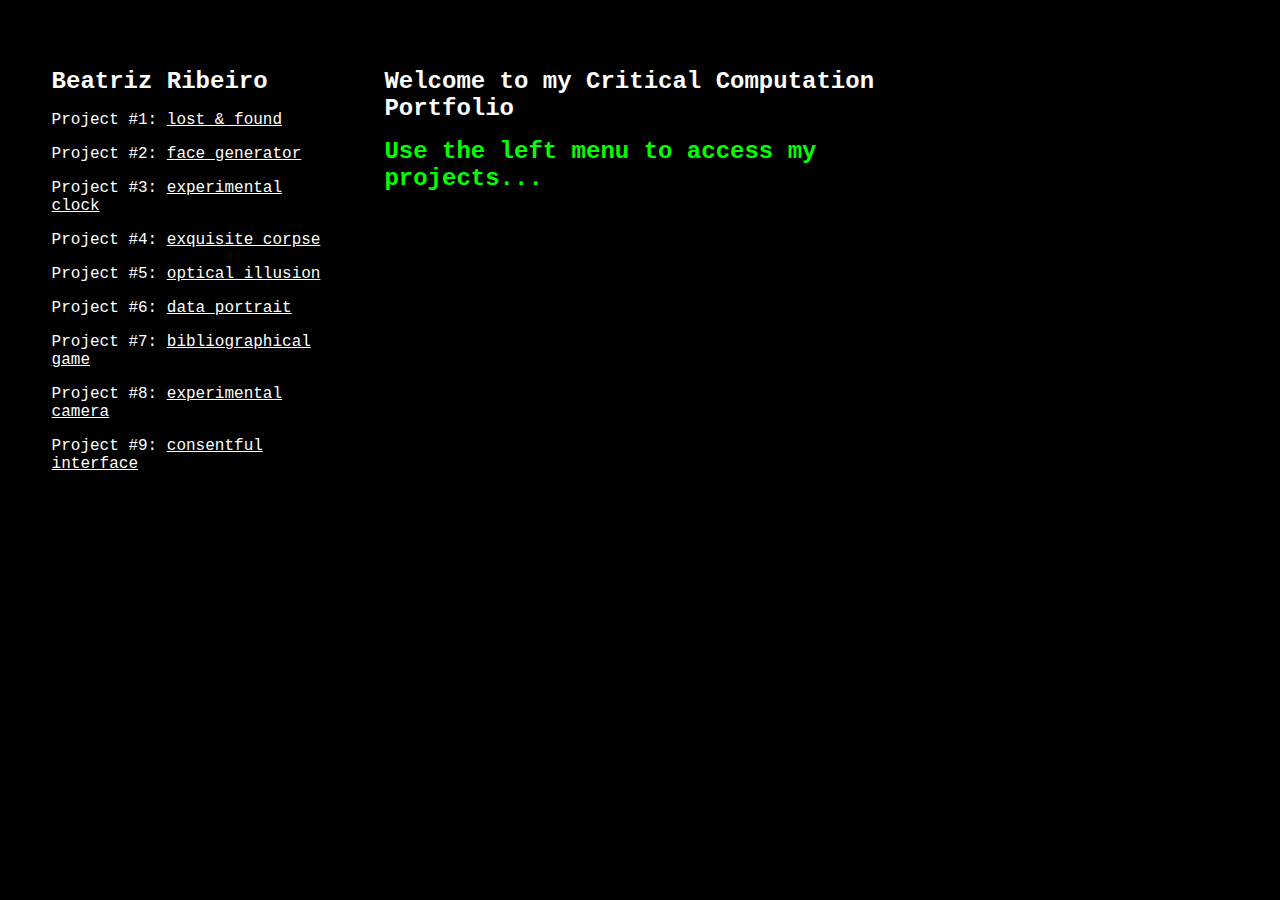
<file: index.html>
<!DOCTYPE html>
<html lang="en">
  <head>
    <title>b3a | CC Portfolio</title>
    <meta charset="utf-8" />
    <meta http-equiv="X-UA-Compatible" content="IE=edge" />
    <meta name="viewport" content="width=device-width, initial-scale=1" />

    <!-- import the webpage's stylesheet -->
    <link rel="stylesheet" href="style.css" />

    <!-- import the webpage's javascript file -->
    <script src="/script.js" defer></script>
    <script src="https://ajax.googleapis.com/ajax/libs/jquery/2.1.3/jquery.min.js"></script>
    <script>
      $(function() {
        $("#nav").load("nav.html");
      });
    </script>
  </head>
  <body>
    <!-- navigation menu -->
    <div id="nav"></div>

    <!-- main content -->
    <div class="content">
      <h1>Welcome to my Critical Computation Portfolio</h1>
      <h2 class="special-h2">
        Use the left menu to access my projects...
        <ul></ul>
      </h2>
    </div>
  </body>
</html>
</file>
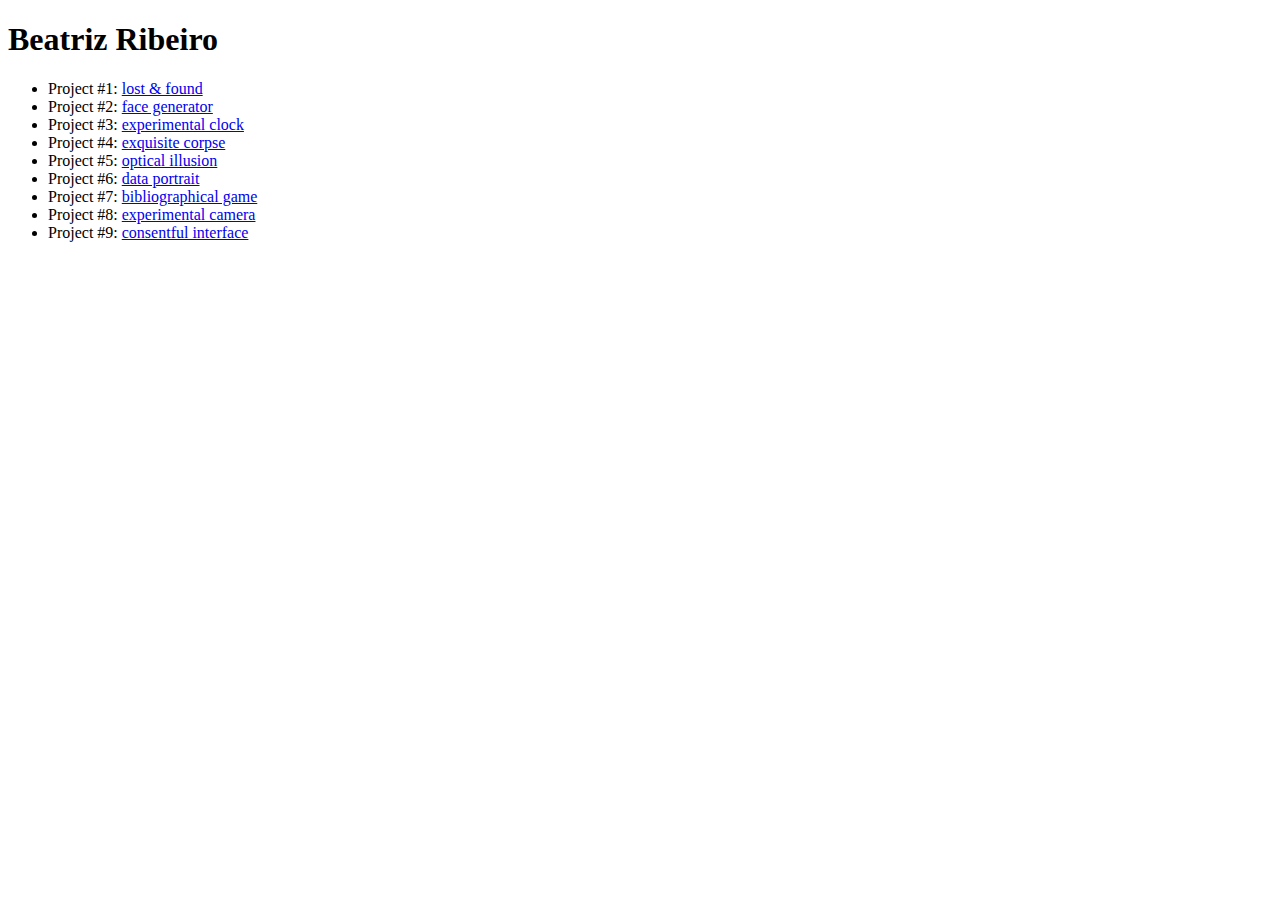
<file: nav.html>
<!DOCTYPE html>
<html lang="en">
  <head>
    <div class="nav">
      <h1>Beatriz Ribeiro</h1>
      <ul>
        <li>Project #1: <a href="p1.html"> lost & found </a></li>
        <li>Project #2: <a href="p2.html"> face generator </a></li>
        <li>Project #3: <a href="p3.html"> experimental clock </a></li>
        <li>Project #4: <a href="p4.html"> exquisite corpse </a></li>
        <li>Project #5: <a href="p5.html"> optical illusion</a></li>
        <li>Project #6: <a href="p6.html"> data portrait </a></li>
        <li>Project #7: <a href="p7.html"> bibliographical game </a></li>
        <li>Project #8: <a href="p8.html"> experimental camera </a></li>
        <li>Project #9: <a href="p9.html"> consentful interface </a></li>
      </ul>
    </div>
  </head>
</html>
</file>
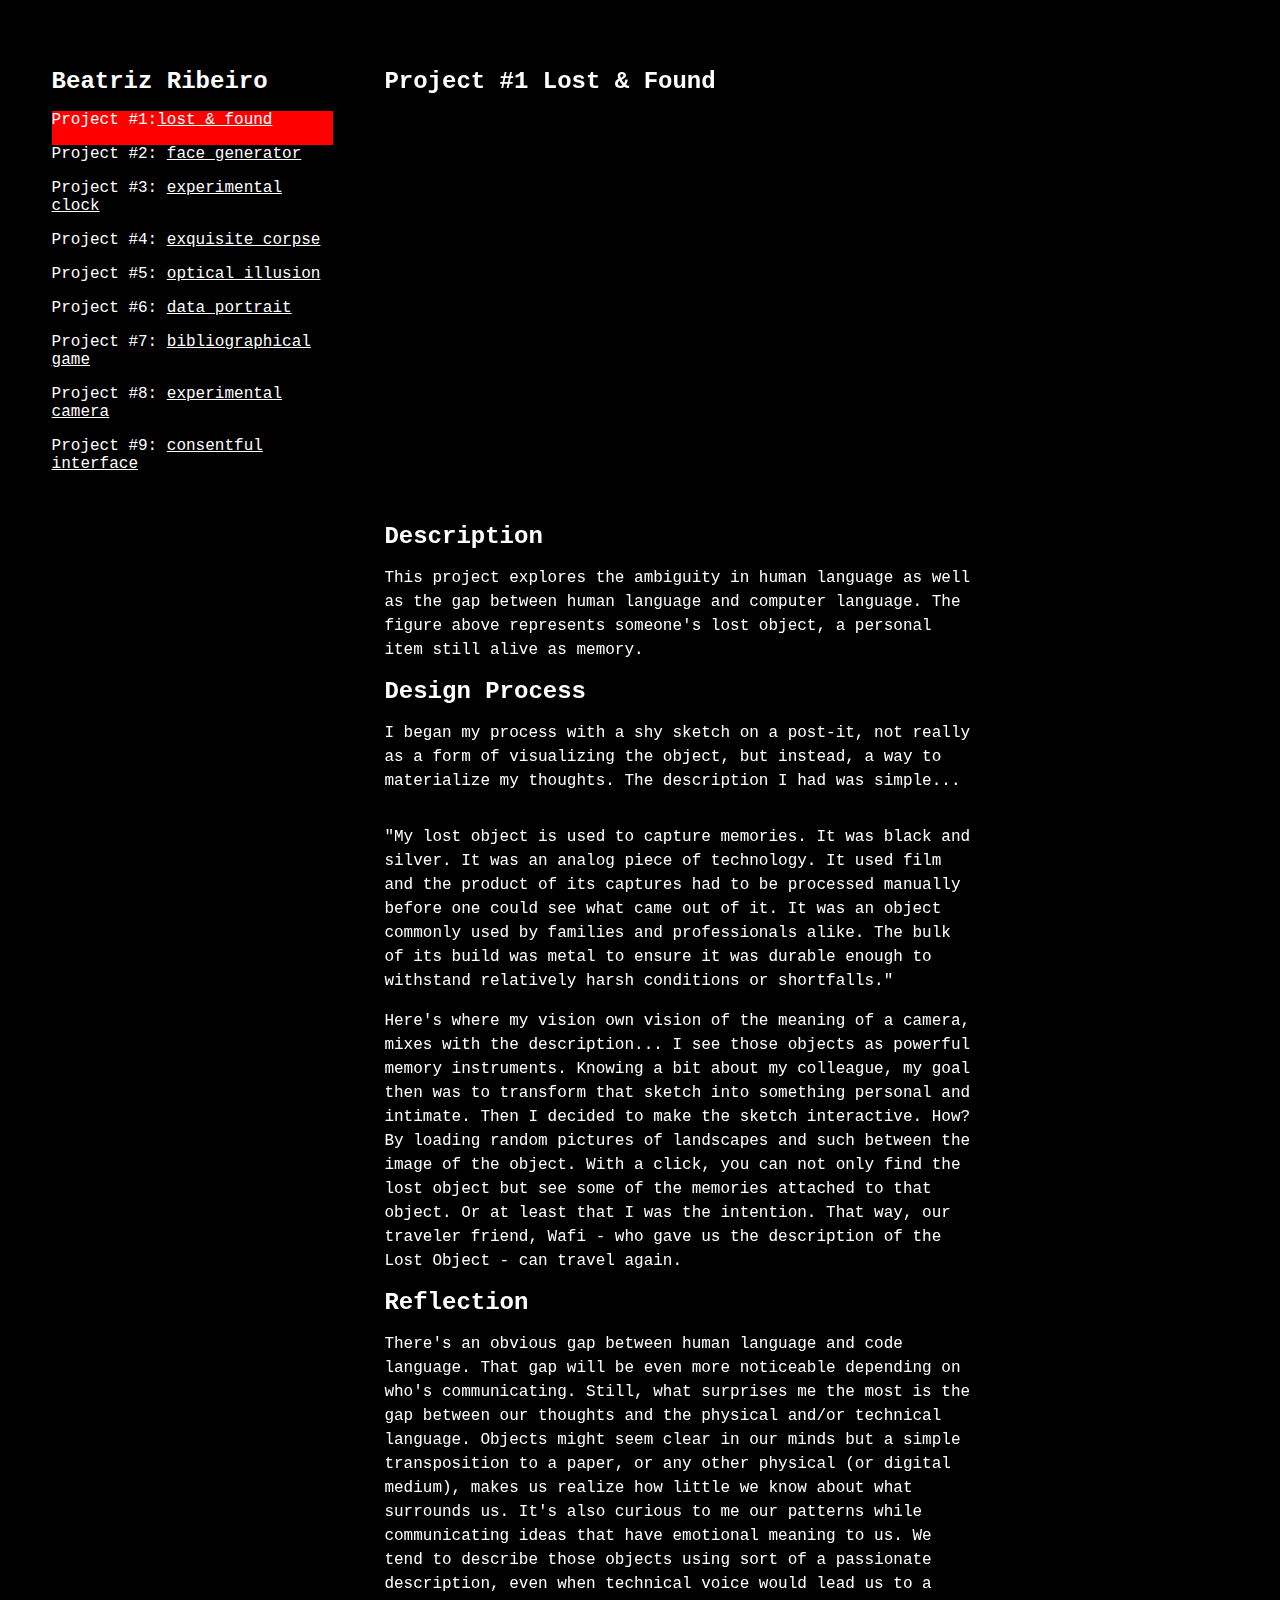
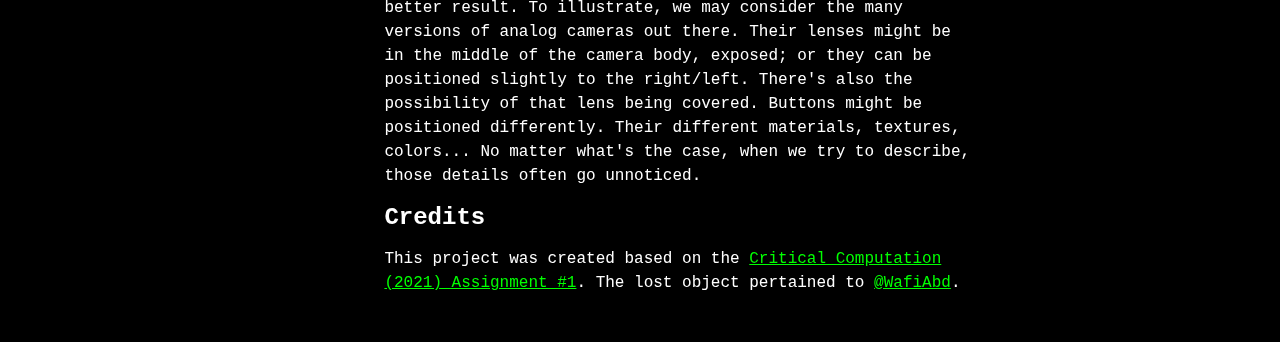
<file: p1.html>
<!DOCTYPE html>
<html lang="en">
  <head>
    <title>b3a | CC Portfolio</title>
    <meta charset="utf-8" />
    <meta http-equiv="X-UA-Compatible" content="IE=edge" />
    <meta name="viewport" content="width=device-width, initial-scale=1" />
    <link rel="stylesheet" href="style.css" />
    <script src="/script.js" defer></script>
  </head>

  <body>
    <div class="nav">
      <h1>Beatriz Ribeiro</h1>
      <ul>
        <li class="red">Project #1: <a href="p1.html"> lost & found </a></li>
        <li>Project #2: <a href="p2.html"> face generator </a></li>
        <li>Project #3: <a href="p3.html"> experimental clock </a></li>
        <li>Project #4: <a href="p4.html"> exquisite corpse </a></li>
        <li>Project #5: <a href="p5.html"> optical illusion</a></li>
        <li>Project #6: <a href="p6.html"> data portrait </a></li>
        <li>Project #7: <a href="p7.html"> bibliographical game </a></li>
        <li>Project #8: <a href="p8.html"> experimental camera </a></li>
        <li>Project #9: <a href="p9.html"> consentful interface </a></li>
      </ul>
    </div>

    <div class="content">
      <h1>Project #1 Lost & Found</h1>
      <div class="fullwidth">
        <iframe
          width="400px"
          height="400px"
          src="https://preview.p5js.org/b3aribeiro/embed/Ig1DY89Ue"
        ></iframe>
      </div>

      <h1>Description</h1>
      <p>
        This project explores the ambiguity in human language as well as the gap
        between human language and computer language. The figure above
        represents someone's lost object, a personal item still alive as memory.
      </p>

      <h1>Design Process</h1>
      <p>
        I began my process with a shy sketch on a post-it, not really as a form
        of visualizing the object, but instead, a way to materialize my
        thoughts. The description I had was simple...
      </p>
      <div class="fullwidth">
        <p>
          "My lost object is used to capture memories. It was black and silver.
          It was an analog piece of technology. It used film and the product of
          its captures had to be processed manually before one could see what
          came out of it. It was an object commonly used by families and
          professionals alike. The bulk of its build was metal to ensure it was
          durable enough to withstand relatively harsh conditions or
          shortfalls."
        </p>
      </div>
      <p>
        Here's where my vision own vision of the meaning of a camera, mixes with
        the description... I see those objects as powerful memory instruments.
        Knowing a bit about my colleague, my goal then was to transform that
        sketch into something personal and intimate. Then I decided to make the
        sketch interactive. How? By loading random pictures of landscapes and
        such between the image of the object. With a click, you can not only
        find the lost object but see some of the memories attached to that
        object. Or at least that I was the intention. That way, our traveler
        friend, Wafi - who gave us the description of the Lost Object - can
        travel again.
      </p>

      <h1>Reflection</h1>
      <p>
        There's an obvious gap between human language and code language. That
        gap will be even more noticeable depending on who's communicating.
        Still, what surprises me the most is the gap between our thoughts and
        the physical and/or technical language. Objects might seem clear in our
        minds but a simple transposition to a paper, or any other physical (or
        digital medium), makes us realize how little we know about what
        surrounds us. It's also curious to me our patterns while communicating
        ideas that have emotional meaning to us. We tend to describe those
        objects using sort of a passionate description, even when technical
        voice would lead us to a better result. To illustrate, we may consider
        the many versions of analog cameras out there. Their lenses might be in
        the middle of the camera body, exposed; or they can be positioned
        slightly to the right/left. There's also the possibility of that lens
        being covered. Buttons might be positioned differently. Their different
        materials, textures, colors... No matter what's the case, when we try to
        describe, those details often go unnoticed.
      </p>

      <h1>Credits</h1>
      <p>
        This project was created based on the
        <a href="https://parsonsdt.github.io/critical-computation-2021/assignment/1.html">
          Critical Computation (2021) Assignment #1</a>. The lost object pertained to
        <a href="https://glitch.com/~wafi-abd">@WafiAbd</a>.
      </p>
    </div>
  </body>
</html>
</file>
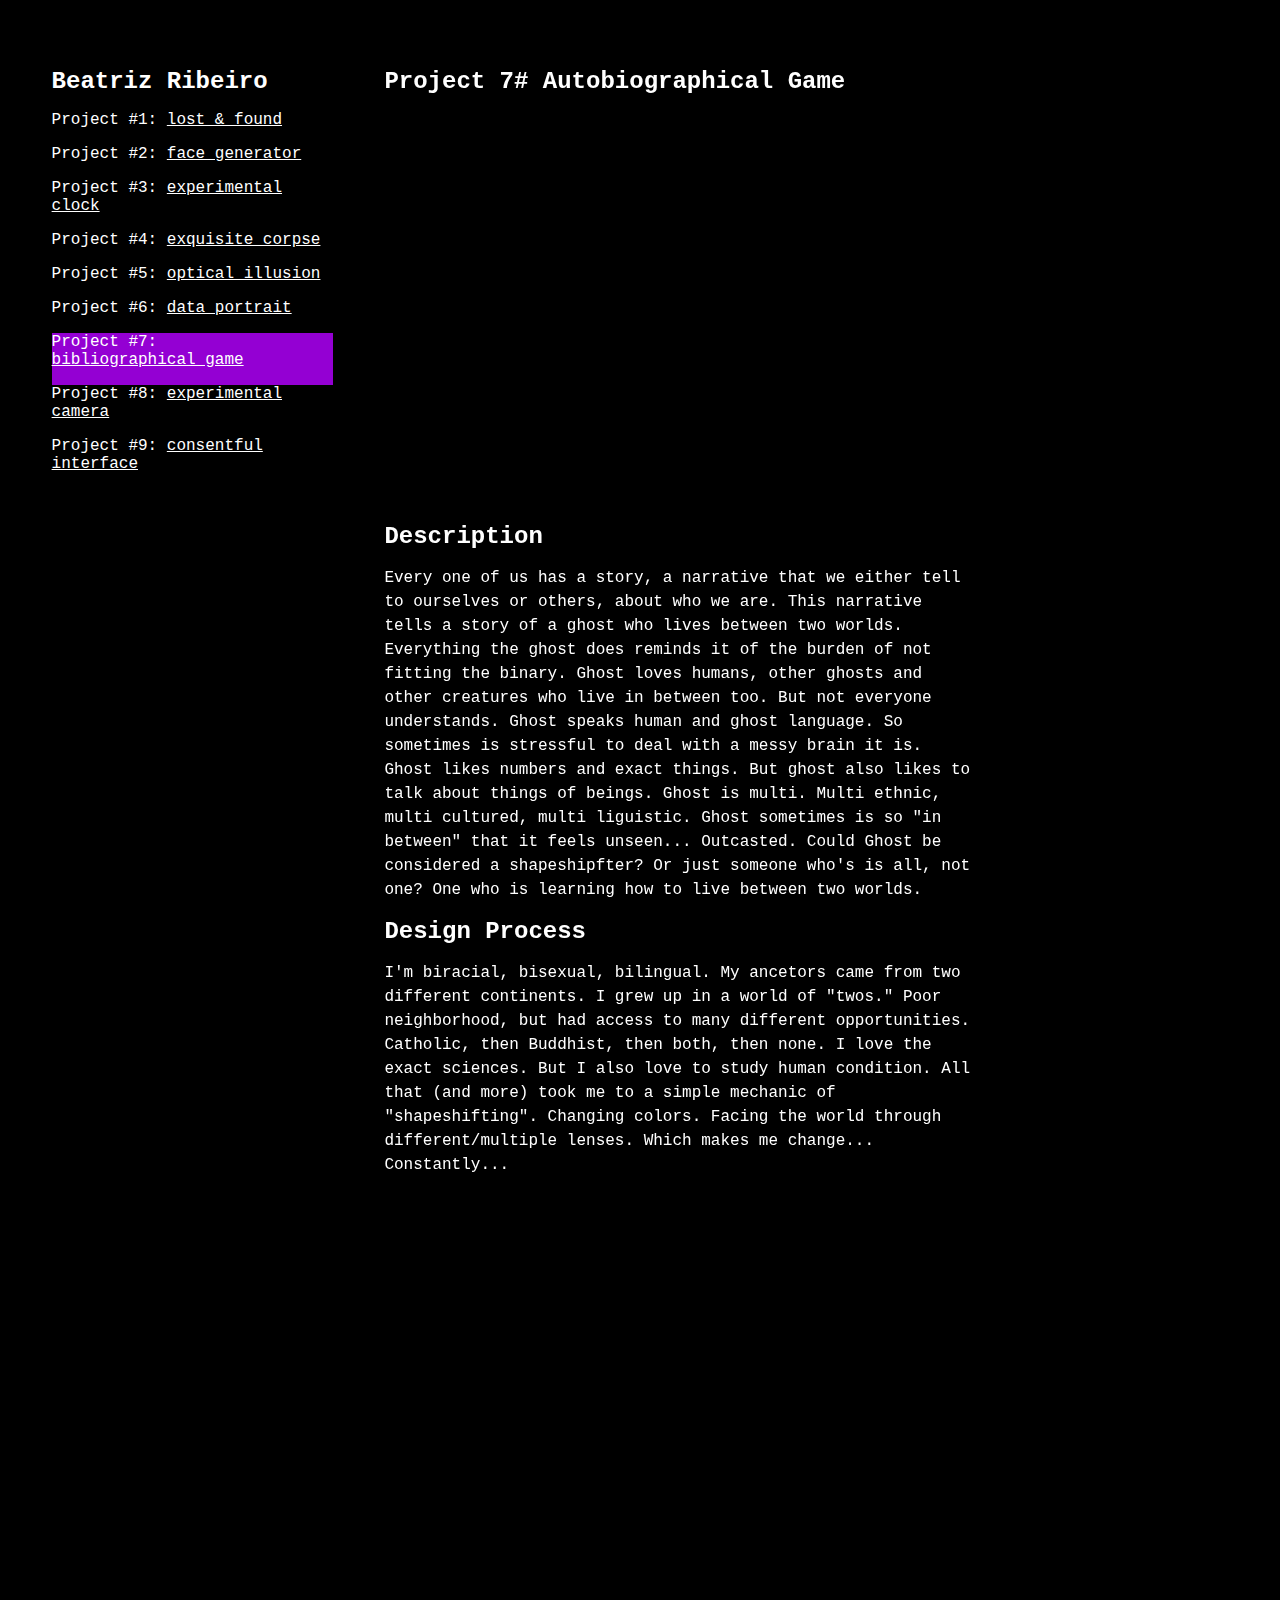
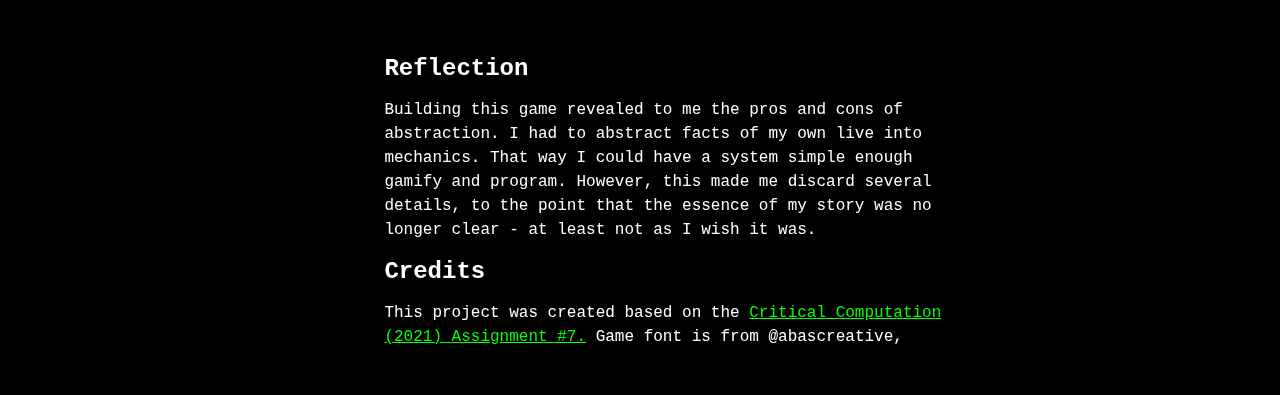
<file: p7.html>
<!DOCTYPE html>
<html lang="en">
  <head>
    <title>b3a | CC Portfolio</title>
    <meta charset="utf-8" />
    <meta http-equiv="X-UA-Compatible" content="IE=edge" />
    <meta name="viewport" content="width=device-width, initial-scale=1" />

    <!-- import the webpage's stylesheet -->
    <link rel="stylesheet" href="style.css" />
    <!-- import the webpage's javascript file -->
    <script src="/script.js" defer></script>
  </head>

  <body>
    <!-- navigation menu -->
    <div class="nav">
      <h1>Beatriz Ribeiro</h1>
      <ul>
        <li>Project #1: <a href="p1.html"> lost & found </a></li>
        <li>Project #2: <a href="p2.html"> face generator </a></li>
        <li>Project #3: <a href="p3.html"> experimental clock </a></li>
        <li>Project #4: <a href="p4.html"> exquisite corpse </a></li>
        <li>Project #5: <a href="p5.html"> optical illusion </a></li>
        <li>Project #6: <a href="p6.html"> data portrait </a></li>
        <li class="violet"> Project #7: <a href="p7.html"> bibliographical game </a></li>
        <li>Project #8: <a href="p8.html"> experimental camera </a></li>
        <li>Project #9: <a href="p9.html"> consentful interface </a></li>
      </ul>
    </div>

    <div class="content">
      <h1>Project 7# Autobiographical Game</h1>

      <div class="fullwidth">
        <iframe
          width="600px"
          height="400px"
          src="https://preview.p5js.org/b3aribeiro/embed/V5gPsmn6L"
        ></iframe>
      </div>

      <h1>Description</h1>

      <p>
        Every one of us has a story, a narrative that we either tell to
        ourselves or others, about who we are. This narrative tells a story of a
        ghost who lives between two worlds. Everything the ghost does reminds it
        of the burden of not fitting the binary. Ghost loves humans, other
        ghosts and other creatures who live in between too. But not everyone
        understands. Ghost speaks human and ghost language. So sometimes is
        stressful to deal with a messy brain it is. Ghost likes numbers and
        exact things. But ghost also likes to talk about things of beings. Ghost
        is multi. Multi ethnic, multi cultured, multi liguistic. Ghost sometimes
        is so "in between" that it feels unseen... Outcasted. Could Ghost be
        considered a shapeshipfter? Or just someone who's is all, not one? One
        who is learning how to live between two worlds.
      </p>

      <h1>Design Process</h1>
      <p>
        I'm biracial, bisexual, bilingual. My ancetors came from two different
        continents. I grew up in a world of "twos." Poor neighborhood, but had
        access to many different opportunities. Catholic, then Buddhist, then
        both, then none. I love the exact sciences. But I also love to study
        human condition. All that (and more) took me to a simple mechanic of
        "shapeshifting". Changing colors. Facing the world through
        different/multiple lenses. Which makes me change... Constantly...
      </p>

      <div class="fullwidth">
        <!--<img width="10px" height="10px"
          src="/"/>-->
        <iframe
          style="border: 1px solid rgba(0, 0, 0, 0.1);"
          width="800"
          height="450"
          src="https://www.figma.com/embed?embed_host=share&url=https%3A%2F%2Fwww.figma.com%2Fproto%2FYmIWTwQD0rszfTNsgE8OLp%2FCCGame%3Fpage-id%3D0%253A1%26node-id%3D15%253A136%26viewport%3D241%252C48%252C0.11%26scaling%3Dmin-zoom"
          allowfullscreen
        ></iframe>
      </div>
      <p></p>

      <h1>Reflection</h1>
      <p>
        Building this game revealed to me the pros and cons of abstraction. I
        had to abstract facts of my own live into mechanics. That way I could
        have a system simple enough gamify and program. However, this made me
        discard several details, to the point that the essence of my story was
        no longer clear - at least not as I wish it was.
      </p>

      <h1>Credits</h1>

      <p>
        This project was created based on the
        <a href="https://parsonsdt.github.io/critical-computation-2021/assignment/7.html">
          Critical Computation (2021) Assignment #7.</a>
        Game font is from @abascreative,
        <!--while the assets were made by dear friend, <a href="ttps://camilaxiao.wordpress.com/">
        Camila "Xiao" Canuto</a>. Go check her work, she's amazing! -->
      </p>
    </div>
  </body>
</html>
</file>
<file: style.css>
/* CSS files add styling rules to your content */
* {
  box-sizing: border-box;
  margin: 15;
  cursor: crosshair;
  color: white;
}

body {
  font-family: monospace;
  margin: 2em;
  width: 100%;
  height: 100%;
  background: black;
}

h1 {
  color: #373fff;
  font-size: 18pt;
  color: white;
}
.special-h2{
  margin-top:0;
}
h2 {
  font-size: 18pt;
  color: #00ff00;
/*   margin-top:0; */
}

button {
  font-family: "Inconsolata", monospace;
  background-color: black;
  border: none;
  color: white;
  padding: 10px 10px;
  width: 100%;
  /*   text-align: center; */
  text-decoration: none;
  display: inline-block;
  font-size: 16px;
  margin: 30px 2px;
  cursor: pointer;
}

p {
  font-size: 12pt;
  line-height: 18pt;
  color: white;
}

p a {
  color: #00ff00;
}

#break::before{
    content: "\a";
    white-space: pre;
}

.left {
  width: 15%;
  padding: 1% 1% 1% 0;
  float: left;
  display: inline-block;
  /*   background-color: red; */
}

.center {
  width: 15%;
  padding: 1%;
  float: left;
  display: inline-block;
}

.right {
  width: 60%;
  padding: 1%;
  float: left;
  display: inline-block;
}

.nav {
  padding: 2%;
  width: 26%;
  height: 100%;
  display: inline-block;
  float: left;
  /*     background-color:red; */
}

.content {
  padding: 2%;
  width: 50%;
  display: inline-block;
  float: left;
  /*   background-color:yellow; */
}

ul {
  margin: 0;
  padding: 0;
  color: white;  /* pj nb */
}

li {
  font-size: 12pt;
  list-style-type: none;
  padding-bottom: 1em;
}

li.bullet {
  list-style-type: "- ";
  margin: 1%;
  padding: 0;
  color: white;
}

li.bullet a {
  color: blue;
}

li a {
  color: white; /* pj nm */
  /*   text-decoration: none; */
}

iframe {
  margin: 0;
  padding: 0;
  border: none;
  width: 100%;
  /*   height: 400px; */
  display: inline-block;
  float: left;
  margin-bottom: 2%;
}

.full-width-box {
  width: 100%;
  margin-bottom: 2%;
  display: inline-block;
  float: left;
}

img {
  height: 400px;
  display: inline-block;
  float: left;
  margin-bottom: 2%;
  margin-right: 2%;
}

body .gist .gist-file {
  margin-bottom: 0;
  border: 1px dashed #adb5bd;
  border-radius: 0;
}

body .gist .gist-data {
  border-bottom: none;
  border-radius: 0;
  background-color: #f1f3f5;
}

body .gist .blob-wrapper {
  border-radius: 0;
}

body .gist .highlight {
  background-color: transparent;
  font-family: "Droid Sans Mono", monospace;
  font-size: 14px;
}

body .gist .highlight td {
  padding: 5px 15px !important;
  line-height: 1;
  font-family: inherit;
  font-size: inherit;
}

body .gist tr:first-child td {
  padding-top: 15px !important;
}

body .gist tr:last-child td {
  padding-bottom: 15px !important;
}

body .gist .blob-num {
  color: #ced4da;
  background-color: #495057;
  pointer-events: none;
}

body .gist .gist-meta {
  display: none;
}

.nav-link {
  font-size: 18px;
  line-height: 27px;
  cursor: pointer;
}
.nav-link a,
.nav-link a:visited {
  color: white;
  text-decoration: none;
}

#toggle {
  display: none;
}

@media only screen and (max-width: 600px) {
  body {
    font-family: "Inconsolata", monospace;
    margin: 1%;
    width: 98%;
    height: 100%;
  }
  .nav {
    width: 100%;
  }
  .content {
    width: 100%;
    float: left;
  }

  img {
    width: 100%;
    height: auto;
  }
}

.myBox {
  /*   background: red; */

  padding-left: 10px;
  padding-right: 10px;
  padding-top: 10px;
  padding-bottom: 10px;

  margin-left: 10px;
  margin-right: 10px;
  margin-top: 10px;
  margin-bottom: 10px;

  border: 1px solid black;
}

.fullwidth {
  width: 100%;
  float: left;
}

.red {
  display: flex;
  flex-wrap: wrap;
  background-color: #FF0000;
}

.orange {
  display: flex;
  flex-wrap: wrap;
  background-color: #FF7F00;
}

.yellow {
  display: flex;
  flex-wrap: wrap;
  background-color: #FFFF00;
}

.green {
  display: flex;
  flex-wrap: wrap;
  background-color: #00FF00;
}

.blue {
  display: flex;
  flex-wrap: wrap;
  background-color: #0000FF;
}

.indigo {
  display: flex;
  flex-wrap: wrap;
  background-color: #4B0082;
}

.violet {
  display: flex;
  flex-wrap: wrap;
  background-color: #9400D3;
}
</file>
